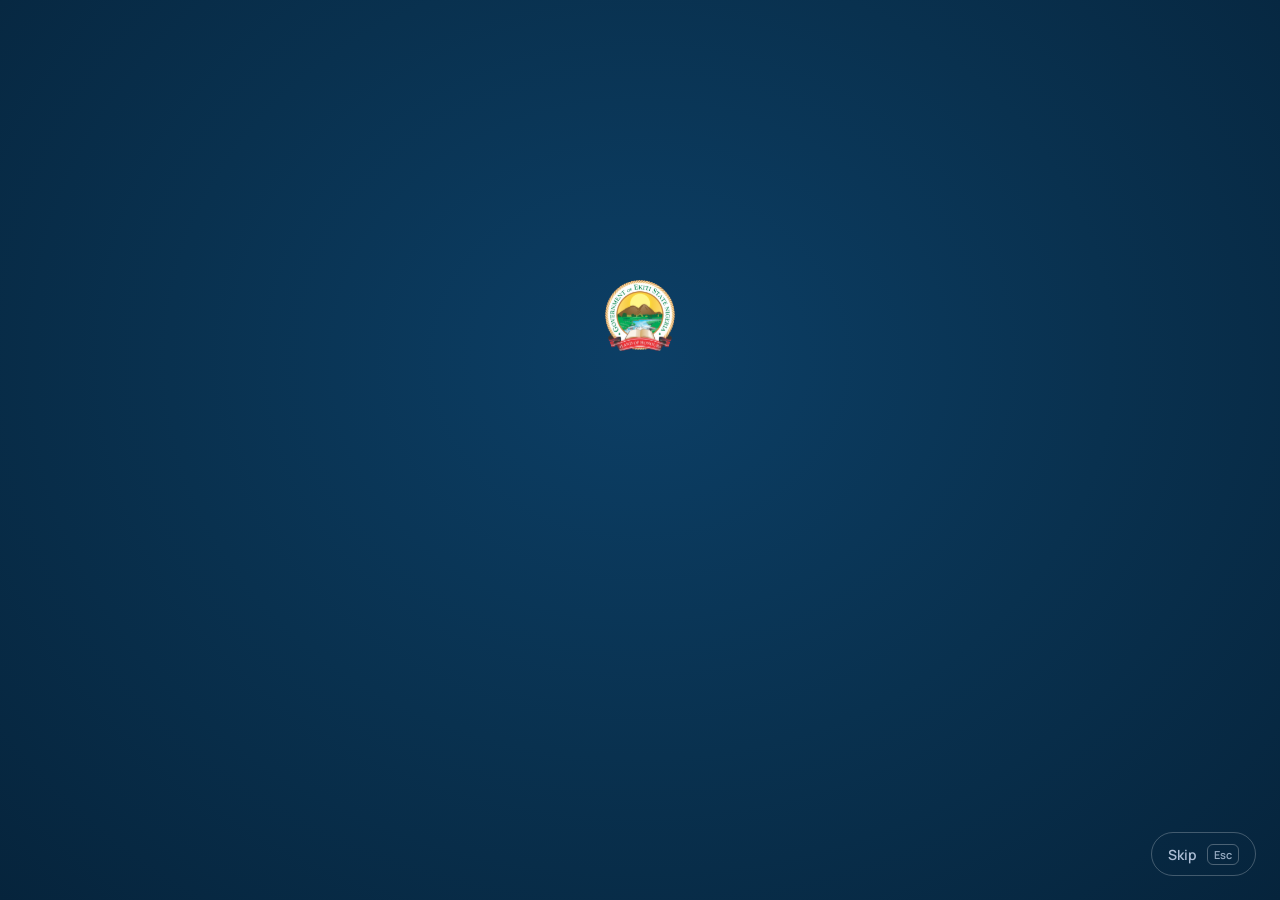
<file: slow-connection-preview/index.html>
<!doctype html>
<html lang="en">
<head>
  <meta charset="utf-8">
  <meta name="viewport" content="width=device-width,initial-scale=1">
  <meta name="theme-color" content="#0b192e">
  <title>Slow Connection Preview</title>
  <meta name="description" content="Preview a sample lesson on Office Wi-Fi and Simulated 3G, find the heavy media, optimise it, re-test and compare. A private practice; no real course is changed.">
  <link rel="stylesheet" href="src/styles.css">
  <link rel="stylesheet" href="src/intro.css">
</head>
<body>
  <!-- House opener (Fix_the_Prompt_Opener.zip / OPENER.md): the storyboard's "Miva University opening" -->
  <div id="intro" class="intro" role="dialog" aria-modal="true" aria-label="Slow Connection Preview">
    <div class="intro-motif" aria-hidden="true"></div>
    <div class="intro-inner">
      <div class="intro-logos">
        <span class="intro-logo lg-ekiti"><img src="assets/logos/ekiti.svg" alt="Government of Ekiti State, Nigeria"></span>
        <span class="intro-rule" aria-hidden="true"></span>
        <span class="intro-logo lg-miva"><img src="assets/logos/miva.svg" alt="MIVA Open University"></span>
        <span class="intro-rule" aria-hidden="true"></span>
        <span class="intro-logo lg-tof"><img src="assets/logos/tof.svg" alt="Tunji Olowolafe Foundation"></span>
      </div>
      <p class="intro-tagline">Study. Anywhere. Anyone. Anytime.</p>
      <h1 class="intro-title"><span class="accent">Slow</span> Connection Preview</h1>
      <p class="intro-sub">DT01 · DT 05 04</p>
      <button class="intro-begin" type="button">Begin <svg class="intro-arrow" viewBox="0 0 24 24" fill="none" stroke="currentColor" stroke-width="2" stroke-linecap="round" stroke-linejoin="round" aria-hidden="true"><path d="M4 12h16m-6-6 6 6-6 6"/></svg></button>
    </div>
    <button class="intro-skip" type="button">Skip <kbd>Esc</kbd></button>
  </div>

  <div id="app" inert>
  <a class="skip-link" href="#control-deck">Skip to diagnostic controls</a>
  <header class="topbar">
    <div class="brand"><span class="brand-mark" aria-hidden="true">[ ]</span><span>Slow Connection Preview</span></div>
    <div class="top-actions"><img class="miva-logo" src="assets/brand/miva-logo-blue.png" alt="MIVA Open University"><button class="quiet reset" data-action="reset">Reset lesson <span aria-hidden="true">↺</span></button></div>
  </header>
  <main class="workspace">
    <section class="lesson-pane" aria-label="Lesson Preview Frame">
      <div class="preview-utility"><span>Lesson Preview Frame</span><span id="device-label" class="device-label"></span></div>
      <div id="lesson-viewport" class="lesson-viewport"><article id="lesson" class="lesson"></article></div>
      <div id="opening" class="opening" hidden>
        <video id="opening-video" class="opening-media" poster="assets/opening-river.jpg" muted playsinline preload="metadata" aria-hidden="true">
          <source src="assets/media/opening-river.mp4" type="video/mp4">
          <source src="assets/media/opening-river.webm" type="video/webm">
        </video>
        <div class="opening-shade"></div>
        <div class="opening-copy"><span class="eyebrow">LESSON PERFORMANCE LAB</span><h1>Will your lesson<br>load on 3G?</h1><p>Preview. Optimise. Re-test.</p></div>
        <button id="opening-motion" class="opening-motion" type="button" data-action="opening-motion" aria-label="Play background video"><svg class="icon" viewBox="0 0 24 24" aria-hidden="true"><path d="m8 4 12 8-12 8Z"/></svg><span>Play</span></button>
      </div>
    </section>
    <aside id="control-deck" class="deck" tabindex="-1" aria-label="Control Deck">
      <div class="deck-heading"><span class="eyebrow">CONTROL DECK</span><h2 id="state-title"></h2><p id="state-subtitle" class="muted"></p></div>
      <section id="condition-controls" class="condition-controls" aria-label="Test conditions">
        <div class="control-group"><span class="control-label" id="network-label">Connection</span><div class="segmented two" role="group" aria-labelledby="network-label"><button data-connection="wifi">Office Wi-Fi</button><button data-connection="3g">Simulated 3G</button></div></div>
        <div class="control-group"><span class="control-label" id="preview-label">Preview on</span><div class="segmented three" role="group" aria-labelledby="preview-label"><button data-device="desktop">Desktop</button><button data-device="tablet">Tablet</button><button data-device="mobile">Mobile</button></div></div>
      </section>
      <div id="deck-content" class="deck-content"></div>
      <div id="deck-footer" class="deck-footer"></div>
    </aside>
  </main>
  </div>
  <div id="announcer" class="sr-only" role="status" aria-live="polite" aria-atomic="true"></div>
  <dialog id="reference-dialog"><form method="dialog"><button class="dialog-close" aria-label="Close diagnostic reference">×</button></form><span class="eyebrow">DIAGNOSTIC REFERENCE</span><h2>A simplified loading model</h2><p>Office Wi-Fi: file size × 25 milliseconds.<br>Simulated 3G: file size × 250 milliseconds.</p><p>Text loads instantly. Media loads independently. Device width changes the layout, not the timing.</p><p>This is a teaching model. It does not measure your connection or compress real files. Lesson clarity must still be checked in a real course.</p></dialog>
  <dialog id="walkthrough-dialog" aria-labelledby="wt-title">
    <div class="wt-head"><span class="eyebrow">45 SECONDS · NARRATED · CAPTIONED</span><form method="dialog"><button id="wt-skip" class="wt-skip">Skip to practice <kbd>Esc</kbd></button></form></div>
    <h2 id="wt-title">How the practice works</h2>
    <div class="wt-frame">
      <video id="walkthrough-video" controls playsinline preload="none" poster="walkthrough/poster.jpg">
      <source src="walkthrough/walkthrough-1080p.mp4" type="video/mp4">
      <source src="walkthrough/walkthrough-1080p.webm" type="video/webm">
    </video>
      <button id="wt-unmute" class="wt-unmute" type="button" data-action="wt-unmute" hidden>Turn on sound</button>
      <button id="wt-go" class="wt-go" type="button" data-action="wt-go" hidden>Start Preview <svg viewBox="0 0 24 24" fill="none" stroke="currentColor" stroke-width="1.8" stroke-linecap="round" stroke-linejoin="round" aria-hidden="true"><path d="M4 12h16m-6-6 6 6-6 6"/></svg></button>
    </div>
    <details class="wt-transcript"><summary>Transcript</summary><ol><li><span>0 s</span>This is a sample lesson. First, load it on Office Wi-Fi to get a baseline.</li><li><span>7 s</span>Now switch to Simulated 3G. The text appears straight away, but the media takes much longer.</li><li><span>14 s</span>Find the file that is holding things up. Here, it is the 42 MB hero video.</li><li><span>22 s</span>Optimise it. The size drops, but nothing runs again until you choose to re-test.</li><li><span>28 s</span>Re-test on Simulated 3G, under the same conditions.</li><li><span>34 s</span>Same lesson, same connection. The video now loads in 1.5 seconds, instead of 10.5.</li><li><span>42 s</span>Now it's your turn.</li></ol></details>
    <p class="wt-note">A recording of this tool. Watching it doesn't complete anything; your own run starts with Start Preview.</p>
  </dialog>
  <script src="src/model.js"></script>
  <script src="src/states.js"></script>
  <script src="src/app.js"></script>
  <script src="src/intro.js"></script>
</body>
</html>
</file>
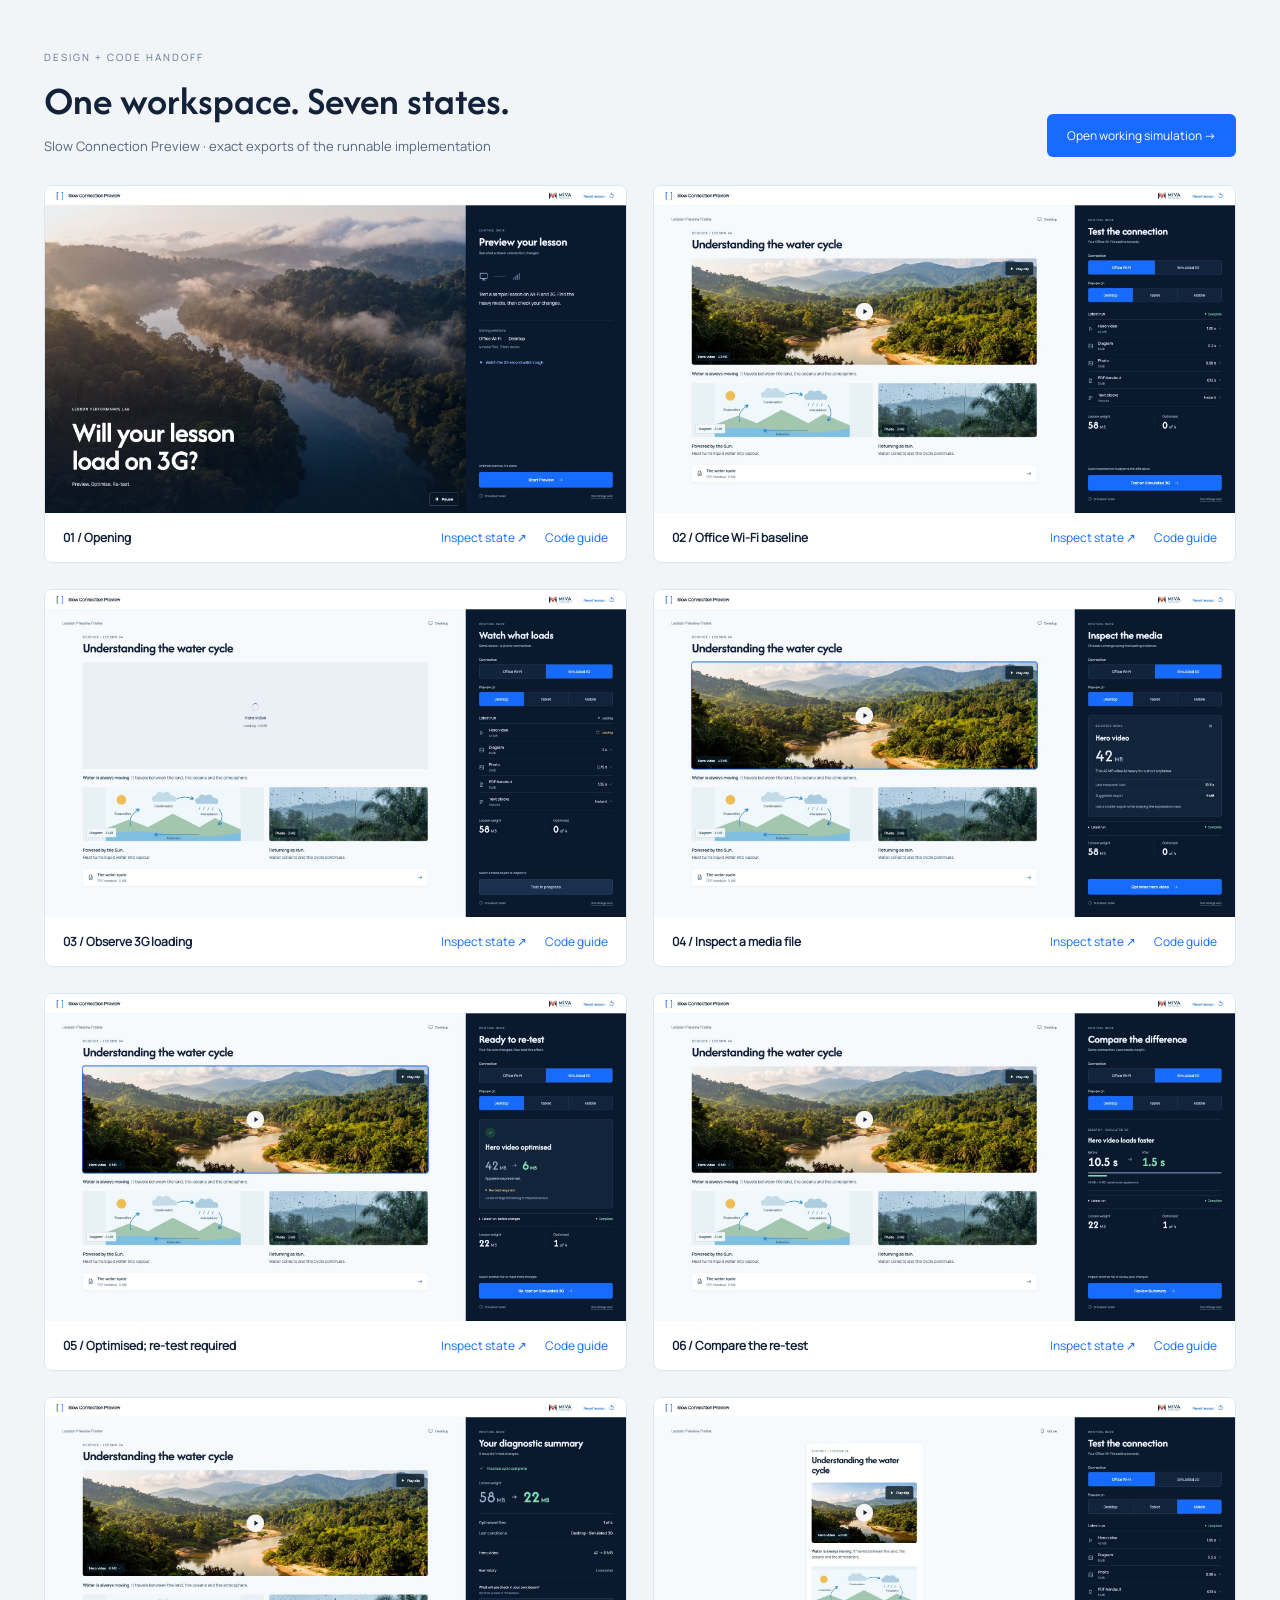
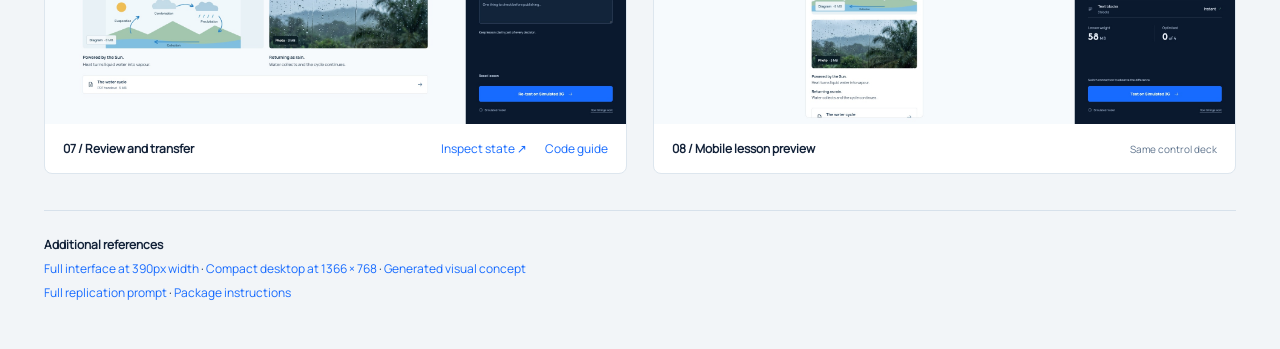
<file: slow-connection-preview/reference-gallery.html>
<!doctype html><html lang="en"><meta charset="utf-8"><meta name="viewport" content="width=device-width,initial-scale=1"><title>Slow Connection Preview — reference pages</title><style>@font-face{font-family:Afacad;src:url('assets/fonts/Afacad-Semibold.ttf')}@font-face{font-family:Manrope;src:url('assets/fonts/Manrope-Regular.ttf')}*{box-sizing:border-box}body{margin:0;background:#f2f5f8;color:#132239;font-family:Manrope,system-ui,sans-serif;padding:44px}header{display:flex;align-items:end;justify-content:space-between;margin-bottom:28px;gap:20px}h1{font:600 40px Afacad;margin:8px 0}p{font-size:13px;color:#53667e;margin:0;line-height:1.7}.eyebrow{font-size:10px;letter-spacing:2px;color:#60758e}a{color:#176bff;text-decoration:none}header a{padding:13px 20px;background:#176bff;color:white;border-radius:6px;font-size:12px}.grid{display:grid;grid-template-columns:repeat(2,minmax(0,1fr));gap:26px}.card{background:white;border:1px solid #dde6ee;border-radius:8px;overflow:hidden}.card img{width:100%;display:block;aspect-ratio:16/9;object-fit:cover}.card footer{display:flex;justify-content:space-between;align-items:center;padding:16px 18px;font-size:12px}.card strong{font-weight:600}.card small{color:#60758e}.supplement{margin-top:36px;border-top:1px solid #d7e1eb;padding-top:22px;font-size:12px;line-height:2}.phone{max-height:700px;object-fit:contain!important;background:#e8edf2}.links{display:flex;gap:18px}@media(max-width:750px){body{padding:20px}.grid{grid-template-columns:1fr}header{align-items:start;flex-direction:column}h1{font-size:32px}.card footer{font-size:11px}}</style><header><div><span class="eyebrow">DESIGN + CODE HANDOFF</span><h1>One workspace. Seven states.</h1><p>Slow Connection Preview · exact exports of the runnable implementation</p></div><a href="index.html">Open working simulation →</a></header><main class="grid"><article class="card"><a href="references/01_opening.jpg"><img src="references/01_opening.jpg" alt="Opening"></a><footer><strong>01 / Opening</strong><span class="links"><a href="index.html?reference=opening">Inspect state ↗</a><a href="spec/01_opening.md">Code guide</a></span></footer></article><article class="card"><a href="references/02_wifi_baseline.jpg"><img src="references/02_wifi_baseline.jpg" alt="Office Wi-Fi baseline"></a><footer><strong>02 / Office Wi-Fi baseline</strong><span class="links"><a href="index.html?reference=baseline">Inspect state ↗</a><a href="spec/02_wifi_baseline.md">Code guide</a></span></footer></article><article class="card"><a href="references/03_3g_loading.jpg"><img src="references/03_3g_loading.jpg" alt="Observe 3G loading"></a><footer><strong>03 / Observe 3G loading</strong><span class="links"><a href="index.html?reference=observe">Inspect state ↗</a><a href="spec/03_3g_loading.md">Code guide</a></span></footer></article><article class="card"><a href="references/04_media_inspection.jpg"><img src="references/04_media_inspection.jpg" alt="Inspect a media file"></a><footer><strong>04 / Inspect a media file</strong><span class="links"><a href="index.html?reference=diagnose">Inspect state ↗</a><a href="spec/04_media_inspection.md">Code guide</a></span></footer></article><article class="card"><a href="references/05_retest_required.jpg"><img src="references/05_retest_required.jpg" alt="Optimised; re-test required"></a><footer><strong>05 / Optimised; re-test required</strong><span class="links"><a href="index.html?reference=pending">Inspect state ↗</a><a href="spec/05_retest_required.md">Code guide</a></span></footer></article><article class="card"><a href="references/06_retest_comparison.jpg"><img src="references/06_retest_comparison.jpg" alt="Compare the re-test"></a><footer><strong>06 / Compare the re-test</strong><span class="links"><a href="index.html?reference=compare">Inspect state ↗</a><a href="spec/06_retest_comparison.md">Code guide</a></span></footer></article><article class="card"><a href="references/07_diagnostic_summary.jpg"><img src="references/07_diagnostic_summary.jpg" alt="Review and transfer"></a><footer><strong>07 / Review and transfer</strong><span class="links"><a href="index.html?reference=summary">Inspect state ↗</a><a href="spec/07_diagnostic_summary.md">Code guide</a></span></footer></article><article class="card"><a href="references/08_mobile_device_preview.jpg"><img src="references/08_mobile_device_preview.jpg" alt="Mobile lesson frame within the desktop workspace"></a><footer><strong>08 / Mobile lesson preview</strong><small>Same control deck</small></footer></article></main><section class="supplement"><strong>Additional references</strong><br><a href="references/09_phone_viewport.jpg">Full interface at 390px width</a> · <a href="references/10_compact_desktop.jpg">Compact desktop at 1366 × 768</a> · <a href="references/00_generated_design_concept.png">Generated visual concept</a><br><a href="REPLICATION_PROMPT.md">Full replication prompt</a> · <a href="README.md">Package instructions</a></section></html>
</file>
<file: slow-connection-preview/src/styles.css>
@font-face{font-family:Afacad;src:url('../assets/fonts/Afacad-Regular.ttf') format('truetype');font-weight:400;font-display:swap}
@font-face{font-family:Afacad;src:url('../assets/fonts/Afacad-Semibold.ttf') format('truetype');font-weight:600 800;font-display:swap}
@font-face{font-family:Manrope;src:url('../assets/fonts/Manrope-Regular.ttf') format('truetype');font-weight:400 500;font-display:swap}
@font-face{font-family:Manrope;src:url('../assets/fonts/Manrope-Semibold.ttf') format('truetype');font-weight:600 800;font-display:swap}
:root{--ink:#132239;--navy:#0b192e;--navy-surface:#12243d;--paper:#f7fafc;--blue:#176bff;--blue-hover:#0758e5;--muted:#a6b7ce;--line:rgba(186,204,229,.18);--mint:#81d8b3;--amber:#f1c77f;--font-body:Manrope,system-ui,sans-serif;--font-display:Afacad,system-ui,sans-serif;--ease:cubic-bezier(.22,1,.36,1)}
*{box-sizing:border-box}html,body{margin:0;min-height:100%;font-family:var(--font-body);color:var(--ink);background:var(--paper)}body{height:100dvh;overflow:hidden}button,input,textarea{font:inherit}button{cursor:pointer}button:disabled{cursor:default}button,a,summary,textarea{touch-action:manipulation}button{border:0}button:focus-visible,a:focus-visible,summary:focus-visible,textarea:focus-visible{outline:3px solid #7bb4ff;outline-offset:4px}button{transition:background .18s,color .18s,transform .18s,box-shadow .18s}button:active:not(:disabled){transform:translateY(1px)}[hidden]{display:none!important}.icon{width:20px;height:20px;flex:0 0 auto;vertical-align:middle}.sr-only{position:absolute;width:1px;height:1px;padding:0;margin:-1px;clip:rect(0,0,0,0);overflow:hidden;white-space:nowrap;border:0}.skip-link{position:absolute;left:16px;top:-60px;z-index:20;background:white;color:var(--ink);padding:14px}.skip-link:focus{top:10px}.topbar{height:64px;background:#fff;border-bottom:1px solid #e3eaf1;display:flex;align-items:center;justify-content:space-between;padding:0 36px;gap:20px}.brand{display:flex;align-items:center;gap:12px;font-size:15px;font-weight:700;letter-spacing:-.4px}.brand-mark{font-size:22px;letter-spacing:2px;color:var(--blue);font-family:var(--font-body);font-weight:700}.top-actions{display:flex;align-items:center;gap:36px}.practice-label{font-size:10px;letter-spacing:1.8px;color:#68798e}.quiet{min-height:44px;padding:0 4px;background:none;color:var(--blue);font-size:12px}.quiet span{margin-left:10px;font-size:20px}.workspace{display:grid;grid-template-columns:minmax(0,1fr) clamp(380px,31.5vw,530px);height:calc(100dvh - 64px)}.lesson-pane{position:relative;padding:28px clamp(28px,3vw,60px);min-width:0;overflow:hidden}.preview-utility{display:flex;align-items:center;justify-content:space-between;font-size:12px;color:#52657d;margin-bottom:24px}.device-label{display:inline-flex;align-items:center;gap:8px;color:#314c6c;font-size:11px}.device-label .icon{width:16px;height:16px}.lesson-viewport{width:100%;height:calc(100% - 40px);margin:auto;overflow:auto;scrollbar-width:none;transition:max-width .45s var(--ease),background .3s}.lesson-viewport::-webkit-scrollbar{display:none}.lesson{max-width:1140px;margin:0 auto;padding-bottom:4px}.eyebrow{display:block;font-size:10px;font-weight:600;letter-spacing:1.6px;line-height:1.5;color:#607690}.lesson-title{margin-bottom:18px}.lesson-title h1{font-family:var(--font-display);font-size:clamp(30px,2.5vw,44px);font-weight:600;letter-spacing:-1px;line-height:1.05;margin:6px 0 0}.media-object{position:relative;display:block;width:100%;padding:0;overflow:hidden;border-radius:7px;background:#e8f1f5;color:var(--ink);text-align:left;isolation:isolate}.media-object .media-content{display:block;position:absolute;inset:0}.media-content>img{display:block;width:100%;height:100%;object-fit:cover}.hero-media{height:clamp(190px,32.5vh,420px)}.media-tag{position:absolute;bottom:12px;left:12px;z-index:3;border-radius:4px;background:rgba(7,24,33,.83);padding:7px 9px;font-size:10px;font-weight:600;color:#fff;display:flex;align-items:center;gap:5px}.media-tag>span{font-weight:400;color:#e1ebf6}.media-tag .icon{width:12px;height:12px;color:var(--mint)}.inspect-hint{position:absolute;right:12px;bottom:12px;background:rgba(255,255,255,.94);padding:6px 9px;border-radius:4px;opacity:0;transform:translateY(4px);transition:.18s;font-size:10px}.inspect-hint .icon{width:14px;height:14px}.media-object:hover .inspect-hint,.media-object:focus-visible .inspect-hint{opacity:1;transform:none}.media-object:hover{box-shadow:0 0 0 2px #87b4ef}.media-object.is-selected{box-shadow:0 0 0 3px var(--blue)}.play-disc{position:absolute;left:50%;top:50%;transform:translate(-50%,-50%);width:58px;height:58px;border-radius:50%;background:#fffffff0;box-shadow:0 6px 30px #102a3022;display:grid;place-items:center}.play-disc .icon{fill:var(--ink);width:25px;height:25px;margin-left:3px;stroke:none}.intro-text{padding:15px 0 17px}.text-block{font-size:12px;line-height:1.65;color:#506175;margin:0}.text-block strong{color:#233b53;font-weight:600}.secondary-media{display:grid;grid-template-columns:1.14fr 1fr;gap:18px}.secondary-media .media-object{height:clamp(110px,16.5vh,200px)}.diagram-media .media-content img{object-fit:contain}.diagram-media .media-tag{background:#f7fafce8;color:#24455d;border:1px solid #ccdde7}.diagram-media .media-tag span{color:#516c7c}.lesson-text-pair{display:grid;grid-template-columns:1.14fr 1fr;gap:18px;padding:14px 0 20px}.lesson-text-pair strong{display:block}.pdf-object{width:100%;min-height:56px;background:#fff;border:1px solid #dfe7ef;border-radius:6px;padding:10px 15px;display:flex;gap:12px;align-items:center;color:#24405d;text-align:left}.pdf-object>span{display:block}.pdf-object strong{display:block;font-size:12px;font-weight:600}.pdf-object small{display:block;font-size:10px;color:#6a7f95;margin-top:3px}.pdf-state{margin-left:auto;font-size:11px;color:#52789d}.pdf-object:hover{border-color:#87b4ef}.pdf-object.is-selected{box-shadow:0 0 0 2px var(--blue)}.load-cover{position:absolute;inset:0;z-index:2;display:flex;align-items:center;justify-content:center;flex-direction:column;gap:9px;background:#eaf0f5;color:#667e94}.load-cover:after{content:"";position:absolute;inset:0;background:linear-gradient(100deg,transparent 20%,#ffffff60 50%,transparent 80%);transform:translateX(-100%);animation:shimmer 2.6s infinite}.load-cover strong{font-size:14px;color:#4b667e}.load-cover>span:not(.load-ring){font-size:11px}.is-loading .media-tag{display:none}.load-ring{width:24px;height:24px;border:2px solid #c7d6e3;border-top-color:#4e82b5;border-radius:50%;animation:spin 1.6s linear infinite;margin-bottom:5px}.opening{position:absolute;inset:0}.opening>img{width:100%;height:100%;object-fit:cover}.opening-shade{position:absolute;inset:0;background:linear-gradient(180deg,#07182b0a 25%,#07182bbf 100%)}.opening-copy{position:absolute;bottom:70px;left:clamp(32px,5vw,90px);color:#fff}.opening-copy .eyebrow{color:#e0edf5;letter-spacing:2px;font-size:11px}.opening h1{font-family:var(--font-display);font-weight:600;line-height:.98;letter-spacing:-2.3px;font-size:clamp(48px,5.8vw,94px);margin:22px 0}.opening-copy p{font-size:15px;letter-spacing:.3px;color:#e1ebf0}.deck{background:var(--navy);color:#eff5ff;padding:30px clamp(24px,2.3vw,44px) 22px;display:flex;flex-direction:column;overflow:auto;scrollbar-width:none;min-width:0}.deck::-webkit-scrollbar{display:none}.deck .eyebrow{color:#8fa4bf;font-size:9px}.deck-heading{margin-bottom:24px}.deck h2{font-family:var(--font-display);font-size:32px;font-weight:600;letter-spacing:-.5px;line-height:1.06;margin:10px 0 7px}.muted{color:var(--muted);font-size:11px;line-height:1.6;margin:0}.condition-controls{display:grid;gap:16px;margin-bottom:24px}.control-label{display:block;font-size:10px;color:#c9d6e6;margin-bottom:8px}.segmented{display:grid;border:1px solid #354660;border-radius:6px;overflow:hidden;background:#12243b}.segmented.two{grid-template-columns:1fr 1fr}.segmented.three{grid-template-columns:repeat(3,1fr)}.segmented button{min-height:44px;color:#d2ddec;font-size:11px;background:transparent;white-space:nowrap;padding:8px}.segmented button+button{border-left:1px solid #354660}.segmented button[aria-pressed=true]{background:var(--blue);color:#fff}.segmented button:hover:not([aria-pressed=true]){background:#213956}.segmented button:focus-visible{outline-offset:-4px}.deck-content{display:flex;flex-direction:column;gap:20px;animation:fadeIn .32s var(--ease)}.section-label{font-size:11px;display:flex;justify-content:space-between;align-items:center;padding:0 0 10px;border-bottom:1px solid var(--line);color:#e0e8f5}.run-status{font-size:10px;display:inline-flex;align-items:center;gap:6px;color:#b8c9df;font-weight:400}.run-status i{width:5px;height:5px;border-radius:50%;background:#b8c9df}.run-status.done{color:var(--mint)}.run-status.done i{background:var(--mint)}.log-row{width:100%;min-height:49px;padding:8px 0;display:flex;align-items:center;text-align:left;gap:11px;background:none;color:#e4ecf7;border-bottom:1px solid var(--line);border-radius:0}.log-row:hover:not(.text-log),.log-row.active{background:#142941}.log-icon{width:22px;color:#acc0db}.log-icon .icon{width:17px;height:17px}.log-name{font-size:11px}.log-name small{display:block;font-size:9px;color:#9aafca;margin-top:3px}.log-status{margin-left:auto;font-size:11px;display:flex;align-items:center;gap:7px;white-space:nowrap}.log-status .icon{width:12px;height:12px;color:var(--mint)}.log-status.loading{color:var(--amber);font-size:10px}.small-spinner{width:11px;height:11px;border:1px solid #a38b61;border-top-color:var(--amber);border-radius:50%;animation:spin 1s linear infinite}.metrics{display:grid;grid-template-columns:1fr 1fr;padding:0 0 2px}.metrics>div+div{padding-left:24px;border-left:1px solid var(--line)}.metrics span{display:block;color:#a9bbd2;font-size:10px;margin-bottom:5px}.metrics strong{font-family:var(--font-display);font-weight:600;font-size:30px;line-height:1}.metrics small{font-size:16px;font-weight:400;color:#a9bbd2}.deck-footer{margin-top:auto;padding-top:24px}.footer-hint{font-size:10px;color:#a6b9d1;margin-bottom:12px;line-height:1.6;min-height:16px}.primary{display:flex;align-items:center;justify-content:center;gap:13px;width:100%;min-height:49px;padding:12px 14px;border-radius:6px;background:var(--blue);color:white;font-size:12px;font-weight:600}.primary:hover:not(:disabled){background:var(--blue-hover);transform:translateY(-1px)}.primary .icon{width:17px;height:17px}.primary:disabled{background:#1a304c;color:#b0c3dc;border:1px solid #344c6b}.model-reference{padding:10px 0 0;background:none;display:flex;align-items:center;color:#9aafc9;font-size:9px;width:100%;min-height:44px;gap:6px}.model-reference>.icon{width:13px;height:13px}.model-reference span{margin-left:auto;text-decoration:underline;text-underline-offset:3px}.welcome-content{padding-top:24px}.welcome-illustration{display:flex;align-items:center;gap:18px;color:#9fb9dc;margin:0 0 30px}.welcome-illustration>.icon{height:31px;width:31px}.welcome-illustration>span{height:1px;width:40px;background:#445e7f}.welcome-content>p{font-size:15px;line-height:1.9;color:#d4dfed;max-width:340px}.welcome-baseline{margin-top:44px;padding-top:24px;border-top:1px solid var(--line);display:grid;gap:10px}.welcome-baseline>span{font-size:10px;color:#9dafc7}.welcome-baseline strong{font-size:14px;font-weight:500}.welcome-baseline strong span{color:#738ba9;padding:0 8px}.welcome-baseline small{font-size:11px;color:#9dafc7}.selection-label{font-size:9px;letter-spacing:1.3px;color:#9fb9d6}.inspection{background:#12243a;padding:20px;border:1px solid #2c4666;border-radius:8px}.inspection-top{display:flex;justify-content:space-between;align-items:center}.icon-button{width:44px;height:44px;margin:-13px -10px -12px 0;background:none;color:#afc2db;font-size:24px}.inspection h3,.comparison h3,.change-confirmation h3{font-family:var(--font-display);font-size:27px;letter-spacing:-.3px;font-weight:600;margin:12px 0 0;outline:none}.inspection-size{font-family:var(--font-display);font-size:47px;line-height:1;margin:14px 0 12px}.inspection-size span{font-size:22px;color:#9cb3d0}.inspection p{font-size:11px;line-height:1.65;color:#bfcee1;margin:0 0 16px}.detail-pair{display:flex;justify-content:space-between;font-size:10px;padding:10px 0;border-top:1px solid var(--line)}.detail-pair span{color:#a8bdd7}.detail-pair strong{font-weight:600}.clarity-note{display:block;font-size:10px;color:#a4bad3;line-height:1.6;margin-top:10px}.compact-log{font-size:10px;border-top:1px solid var(--line);border-bottom:1px solid var(--line);padding:12px 0}.compact-log summary{cursor:pointer;min-height:20px}.compact-log summary .run-status{float:right}.compact-log[open] .log-rows{margin-top:12px}.change-confirmation{padding:26px 20px;background:#12243a;border:1px solid #2c4666;border-radius:8px}.soft-check{display:grid;place-items:center;background:#1a403b;color:var(--mint);width:34px;height:34px;border-radius:50%}.soft-check .icon{width:18px;height:18px}.size-change{display:flex;align-items:center;gap:16px;margin:22px 0 8px;font-family:var(--font-display);font-size:42px;line-height:1}.size-change>span{color:#9db2cc}.size-change strong{font-weight:600;color:var(--mint)}.size-change small{font-size:18px}.size-change .icon{color:#8da6c5}.change-confirmation p{font-size:11px;color:#c1d0e3;margin:14px 0 24px}.pending-inline{display:flex;align-items:center;gap:8px;color:var(--amber);font-size:11px;margin:16px 0 10px}.amber-dot{width:5px;height:5px;border-radius:50%;background:var(--amber)}.change-confirmation>small{font-size:10px;color:#a7bbd4;line-height:1.6;display:block}.comparison{padding:16px 0 20px;border-top:1px solid var(--line);border-bottom:1px solid var(--line)}.comparison h3{font-size:25px;margin-top:9px}.time-comparison{display:flex;align-items:center;gap:30px;margin:17px 0 13px}.time-comparison span{display:block;color:#a9bdd5;font-size:10px;margin-bottom:3px}.time-comparison strong{font-family:var(--font-display);font-size:35px;line-height:1;font-weight:600}.time-comparison>.icon{color:#8fa9c9}.mint{color:var(--mint)}.load-bars{display:grid;gap:5px}.load-bars i{display:block;height:5px;background:#586e8b;border-radius:3px}.load-bars i+i{background:var(--mint)}.comparison>small{display:block;font-size:9px;color:#a8bdd7;margin-top:12px}.comparison>p{font-size:11px;color:#b7c9df;line-height:1.7}.summary-status{color:var(--mint);font-size:11px;display:flex;align-items:center;gap:9px;margin:2px 0 26px}.summary-status .icon{width:18px;height:18px}.summary-weight>span{font-size:11px;color:#a6bbd5}.summary-weight>div{display:flex;align-items:center;gap:20px;font-family:var(--font-display);font-size:52px;line-height:1;margin:12px 0 28px}.summary-weight small{font-size:22px}.summary-weight>div>span{color:#9eb5cf}.summary-weight strong{font-weight:600;color:var(--mint)}.summary-facts{display:grid;gap:17px;border-top:1px solid var(--line);border-bottom:1px solid var(--line);padding:20px 0;font-size:11px;color:#b1c3db}.summary-facts span{display:flex;justify-content:space-between;gap:12px}.summary-facts strong{font-weight:500;color:#eff5ff;text-align:right}.summary-changes{padding:18px 0 4px}.summary-changes>div{display:flex;align-items:center;justify-content:space-between;font-size:11px;padding:8px 0}.summary-changes strong{font-weight:500;color:#b8d9d0}.history{font-size:11px;margin:16px 0 26px}.history summary{min-height:44px;cursor:pointer;display:flex;justify-content:space-between;align-items:center;border-bottom:1px solid var(--line)}.history summary span{color:#9bb4d2;font-size:10px}.history ol{padding-left:18px;max-height:200px;overflow:auto}.history li{padding:8px 0}.history li strong,.history li span,.history li small{display:block;font-size:10px;line-height:1.65}.history li span,.history li small{color:#a4b9d3}.reflection-label{font-size:11px;display:block;margin-bottom:10px}.reflection-label span{display:block;color:#9cb1cc;font-size:9px;margin-top:5px}textarea{width:100%;resize:vertical;min-height:85px;max-height:160px;border:1px solid #3c526f;background:#12243a;border-radius:6px;color:#e5eefb;padding:12px;font-size:11px;line-height:1.65}textarea::placeholder{color:#9aaec9}.summary-reminder{font-size:10px;color:#b7c8dd;line-height:1.6;margin:16px 0 0}.text-button{color:#c5d5e9;min-height:44px;background:none;font-size:11px;padding:0}.text-button:hover{color:#fff}dialog{border:1px solid #e0e8ef;border-radius:10px;max-width:480px;padding:36px;color:var(--ink);box-shadow:0 24px 80px #0003}dialog::backdrop{background:#06142588;backdrop-filter:blur(4px)}dialog h2{font-family:var(--font-display);font-size:30px;margin:12px 0 20px}dialog p{font-size:13px;line-height:1.8}dialog form{margin:0}.dialog-close{float:right;font-size:26px;width:44px;height:44px;margin:-20px -20px 0 0;background:none;color:#486178}
/* Simulated device width only affects the lesson. The diagnostic deck stays put. */
.lesson-viewport[data-device=tablet]{max-width:680px;background:#fff;border:1px solid #d9e2ea;border-radius:10px;padding:22px}.lesson-viewport[data-device=mobile]{max-width:390px;background:#fff;border:1px solid #d9e2ea;border-radius:14px;padding:20px}.lesson-viewport[data-device=mobile] .lesson-title h1{font-size:32px}.lesson-viewport[data-device=mobile] .hero-media{height:200px}.lesson-viewport[data-device=mobile] .secondary-media,.lesson-viewport[data-device=mobile] .lesson-text-pair{grid-template-columns:1fr}.lesson-viewport[data-device=mobile] .secondary-media .media-object{height:160px}.lesson-viewport[data-device=mobile] .lesson-text-pair{gap:10px}.lesson-viewport[data-device=mobile] .text-block{font-size:12px}.lesson-viewport[data-device=mobile] .lesson-title .eyebrow{font-size:9px}body[data-state=opening] .deck-heading{margin-top:34px}body[data-state=opening] .deck h2{font-size:39px}body[data-state=opening] .deck-footer{padding-bottom:10px}body[data-state=summary] .condition-controls{display:none}body[data-state=compare] .deck-content{gap:15px}body[data-state=compare] .log-row{min-height:44px}body[data-state=diagnose] .deck-content,body[data-state=pending] .deck-content{gap:16px}
@keyframes spin{to{transform:rotate(360deg)}}@keyframes shimmer{to{transform:translateX(100%)}}@keyframes fadeIn{from{opacity:0;transform:translateY(6px)}to{opacity:1;transform:none}}
@media(min-width:1600px){.deck{padding-top:42px;padding-bottom:30px}.deck-heading{margin-bottom:30px}.deck h2{font-size:36px}.condition-controls{gap:20px;margin-bottom:30px}.log-row{min-height:57px}.log-name{font-size:13px}.log-name small{font-size:10px}.log-status{font-size:12px}.deck-content{gap:26px}.section-label{font-size:12px}.control-label{font-size:11px}.segmented button{min-height:46px;font-size:12px}.metrics strong{font-size:34px}.metrics span{font-size:11px}.deck-footer{padding-top:30px}.primary{font-size:13px;min-height:52px}.lesson-pane{padding-top:36px}.preview-utility{margin-bottom:30px;font-size:13px}.lesson-title{margin-bottom:24px}.text-block{font-size:14px}.intro-text{padding:18px 0 20px}.lesson-text-pair{padding:18px 0 24px}.pdf-object{min-height:62px}.pdf-object strong{font-size:13px}.pdf-object small{font-size:11px}.media-tag{font-size:11px}.comparison{padding-top:20px}.time-comparison strong{font-size:42px}.inspection{padding:24px}.inspection p{font-size:12px}.inspection-size{font-size:56px}.detail-pair,.clarity-note{font-size:11px}.summary-facts,.summary-changes>div{font-size:13px}.summary-status{font-size:12px}}
@media(max-height:820px) and (min-width:901px){.topbar{height:54px}.workspace{height:calc(100dvh - 54px)}.lesson-pane{padding-top:20px;padding-bottom:20px}.preview-utility{margin-bottom:18px}.lesson-title{margin-bottom:14px}.lesson-title h1{font-size:34px}.hero-media{height:30vh}.secondary-media .media-object{height:15.5vh}.intro-text{padding:10px 0 12px}.lesson-text-pair{padding:10px 0 14px}.text-block{font-size:11px}.pdf-object{min-height:48px}.deck{padding-top:22px;padding-bottom:12px}.deck-heading{margin-bottom:17px}.deck h2{font-size:28px;margin-top:7px}.muted{font-size:10px}.condition-controls{gap:10px;margin-bottom:18px}.control-label{margin-bottom:5px}.segmented button{min-height:44px;font-size:10px}.deck-content{gap:15px}.log-row{min-height:44px}.metrics strong{font-size:27px}.deck-footer{padding-top:16px}.primary{min-height:45px;font-size:11px}.footer-hint{font-size:9px;margin-bottom:8px}.model-reference{font-size:8px;padding-top:6px;min-height:44px}.inspection{padding:17px}.inspection h3{font-size:25px;margin-top:6px}.inspection-size{font-size:39px;margin:10px 0}.inspection p{font-size:10px;margin-bottom:10px}.detail-pair{padding:8px 0;font-size:9px}.clarity-note{font-size:9px}.compact-log{padding:10px 0}.change-confirmation{padding:20px}.change-confirmation h3{font-size:25px}.size-change{font-size:38px;margin-top:18px}.change-confirmation p{margin-bottom:18px}.comparison{padding:12px 0}.comparison h3{font-size:23px}.time-comparison{margin:13px 0 10px}.time-comparison strong{font-size:30px}.comparison>small{font-size:8px;margin-top:9px}body[data-state=compare] .log-row{min-height:44px}body[data-state=compare] .deck-content{gap:12px}.summary-status{margin-bottom:18px}.summary-weight>div{font-size:44px;margin:10px 0 20px}.summary-facts{padding:16px 0;gap:14px}.history{margin:10px 0 20px}.summary-changes{padding-top:12px}}
@media(max-width:900px){body{height:auto;min-height:100dvh;overflow:auto}.topbar{height:58px;padding:0 18px}.brand{font-size:12px;gap:8px}.brand-mark{font-size:20px}.practice-label{display:none}.quiet{font-size:11px}.quiet span{margin-left:5px}.workspace{height:auto;min-height:calc(100dvh - 58px);grid-template-columns:1fr}.lesson-pane{padding:22px 20px;min-height:650px}.preview-utility{margin-bottom:20px}.lesson-viewport{height:auto;overflow:visible;max-width:100%!important}.lesson-viewport[data-device=mobile]{max-width:390px!important;height:540px;overflow:auto}.lesson-viewport[data-device=tablet]{max-width:680px!important;height:540px;overflow:auto}.lesson-title h1{font-size:34px}.hero-media{height:260px}.secondary-media .media-object{height:145px}.text-block{font-size:12px}.deck{overflow:visible;padding:28px 24px 22px;min-height:700px}.deck-heading{margin-bottom:24px}.deck h2{font-size:34px}.condition-controls{gap:16px}.segmented button{font-size:12px}.deck-content{gap:22px}.log-row{min-height:54px}.log-name{font-size:12px}.log-name small{font-size:10px}.log-status{font-size:12px}.deck-footer{margin-top:24px}.primary{font-size:12px}.footer-hint{font-size:11px}.model-reference{font-size:10px}.inspection p,.clarity-note{font-size:12px}.detail-pair{font-size:11px}.opening-copy{bottom:40px;left:26px}.opening h1{font-size:58px}.opening-copy .eyebrow{font-size:9px}body[data-state=opening] .lesson-pane{min-height:470px}body[data-state=opening] .deck{min-height:610px}body[data-state=opening] .deck-heading{margin-top:8px}.welcome-content{padding-top:10px}.welcome-baseline{margin-top:28px}.welcome-illustration{margin-bottom:16px}.welcome-content>p{font-size:14px}.summary-facts{font-size:11px}.summary-weight>div{font-size:46px}.summary-facts strong{max-width:60%}.reflection-label,textarea{font-size:12px}.comparison>small{font-size:10px}body[data-state=compare] .log-row{min-height:48px}}
@media(max-width:480px){.lesson-pane{padding:20px 16px;min-height:600px}.lesson-title h1{font-size:30px}.hero-media{height:215px}.secondary-media{gap:10px}.secondary-media .media-object{height:117px}.media-tag{left:7px;bottom:7px;padding:5px 6px;font-size:8px}.media-tag>span{font-size:8px}.lesson-text-pair{gap:12px;padding:12px 0}.text-block{font-size:10px}.pdf-object{min-height:52px;padding:10px}.preview-utility{font-size:11px}.deck{padding:28px 22px 20px}.brand{font-size:11px}.quiet{font-size:10px}.topbar{padding:0 14px}.top-actions{gap:0}.diagram-media .media-tag{display:none}.lesson-viewport[data-device=mobile]{padding:14px}.summary-facts strong{font-size:10px}.opening h1{font-size:55px}}
/* Compact desktop: condition groups share a row, preserving 44px targets. */
@media(max-height:820px) and (min-width:901px){
 .condition-controls{grid-template-columns:1fr 1.13fr;gap:12px;margin-bottom:16px}
 .segmented button{padding:6px 3px;font-size:9px}
 .deck-heading{margin-bottom:14px}.deck-heading .muted{display:none}
 .inspection{padding:15px}.change-confirmation{padding:16px}
 .deck-footer{padding-top:12px}
 .compact-log summary{min-height:24px}
 .summary-weight>div{margin-bottom:14px}
 .summary-facts{padding:12px 0}
 .history{margin:0 0 12px}
 .summary textarea{min-height:70px}
 .summary-reminder{margin-top:10px;font-size:9px}
}
.compact-log{padding:0}.compact-log summary{min-height:44px;padding:10px 0}
@media(prefers-reduced-motion:reduce){*,*:before,*:after{animation:none!important;transition:none!important;scroll-behavior:auto!important}.load-cover:after{display:none}}

/* ===== Rebuild additions: real Kling 3.0 clips, MIVA logo, house opener ===== */
.miva-logo{display:block;height:24px;width:auto}
.hero-wrap{position:relative}
.hero-video{display:block;width:100%;height:100%;object-fit:cover;background:#dfe9ef}
.hero-wrap.is-playing .play-disc{opacity:0}
.hero-wrap .play-disc{z-index:1;pointer-events:none;transition:opacity 180ms var(--ease)}
.clip-control{position:absolute;top:12px;right:12px;z-index:3;display:inline-flex;align-items:center;gap:7px;min-height:44px;padding:0 14px;border-radius:6px;background:rgba(7,24,33,.78);color:#fff;font-size:11px;font-weight:600;backdrop-filter:blur(6px)}
.clip-control:hover{background:rgba(7,24,33,.92)}
.clip-control:focus-visible{outline:3px solid #7bb4ff;outline-offset:3px}
.clip-control .icon{width:14px;height:14px;fill:#fff;stroke:none}
.opening-media{display:block;width:100%;height:100%;object-fit:cover;background:#0b192e}
.opening-motion{position:absolute;right:24px;bottom:24px;z-index:2;display:inline-flex;align-items:center;gap:8px;min-height:44px;padding:0 16px;border:1px solid #ffffff59;border-radius:6px;background:#07182b66;color:#fff;font:600 13px var(--font-body);cursor:pointer;backdrop-filter:blur(6px)}
.opening-motion:hover{background:#07182b99}
.opening-motion:focus-visible{outline:3px solid #fff;outline-offset:2px}
.opening-motion .icon{width:16px;height:16px;fill:#fff;stroke:none}
#app{display:contents}
@media(max-width:900px){.miva-logo{height:18px}.opening-motion{right:16px;bottom:16px}}
@media(max-width:480px){.miva-logo{display:none}}
.wt-link{display:inline-flex;align-items:center;gap:8px;margin-top:22px;color:#9fc4ff;font-size:12px}
.wt-link .icon{width:14px;height:14px;fill:currentColor;stroke:none}
.wt-link:hover{color:#fff}
#walkthrough-dialog{max-width:min(1120px,94vw);width:100%;padding:22px 26px 20px;background:#0b192e;color:#eff5ff;border:1px solid #2c4666}
#walkthrough-dialog .wt-head{display:flex;align-items:center;justify-content:space-between}
#walkthrough-dialog .eyebrow{color:#8fa4bf}
#walkthrough-dialog h2{margin:4px 0 14px;font-size:28px}
#walkthrough-dialog video{display:block;width:100%;aspect-ratio:16/9;border-radius:6px;background:#000}
.wt-transcript{margin-top:12px;font-size:12px}
.wt-transcript summary{min-height:44px;display:flex;align-items:center;cursor:pointer;color:#c9d6e6}
.wt-transcript ol{margin:0;padding:0;list-style:none;display:grid;gap:6px;color:#c1d0e3}
.wt-transcript li span{display:inline-block;width:44px;color:#8fa4bf}
.wt-note{margin:10px 0 0;font-size:11px;line-height:1.6;color:#a6b9d1}
.wt-skip{display:inline-flex;align-items:center;gap:10px;min-height:44px;padding:0 14px;border:1px solid #3c526f;border-radius:6px;background:none;color:#d2ddec;font-size:12px;font-weight:600}
.wt-skip:hover{background:#142941;color:#fff}
.wt-skip kbd{font:600 10px var(--font-body);padding:2px 6px;border:1px solid #3c526f;border-radius:4px;color:#9fb4cf}
.wt-frame{position:relative}
.wt-go{position:absolute;left:50%;bottom:18%;transform:translateX(-50%);display:inline-flex;align-items:center;gap:12px;min-height:50px;padding:0 28px;border-radius:6px;background:var(--blue);color:#fff;font-size:14px;font-weight:600;box-shadow:0 10px 30px #0006}
.wt-go:hover{background:var(--blue-hover)}
.wt-go svg{width:18px;height:18px}
.wt-go:active{transform:translateX(-50%) translateY(1px)}
.wt-unmute{position:absolute;left:14px;top:14px;min-height:44px;padding:0 14px;border-radius:6px;background:rgba(7,24,33,.82);color:#fff;font-size:12px;font-weight:600}
</file>
<file: slow-connection-preview/src/intro.css>
/* ==========================================================
   OPENER: the house opener package (Fix_the_Prompt_Opener.zip,
   OPENER.md). The three partner logos arrive one at a time and
   line up, then the title and Begin. Accent uses the storyboard
   gold; type uses the system stack (storyboard §7).
   ========================================================== */
.intro {
  /* Opener keeps the house branding, independent of the browser palette */
  --gold: #C79A5C;
  --ink: #1C2B36;
  position: fixed; inset: 0; z-index: 100;
  font-family: var(--font-body);
  display: grid; place-items: center;
  padding: 24px;
  background: radial-gradient(ellipse at 50% 40%, #0C3F66 0%, #09314F 52%, #06243C 100%);
  color: #fff;
  transition: opacity 650ms var(--ease);
  overflow: hidden;
}
.intro.out { opacity: 0; pointer-events: none; }
.intro.gone { display: none; }

.intro-motif {
  position: absolute; inset: 0; overflow: hidden; pointer-events: none;
  opacity: 0; transition: opacity 1600ms var(--ease);
}
.intro-motif::before {
  content: "";
  position: absolute; top: 50%; right: -14%;
  width: min(980px, 105vh); aspect-ratio: 1;
  transform: translateY(-50%);
  background: url("../assets/logos/chevrons.svg") center / contain no-repeat;
}
.intro.st-line .intro-motif { opacity: 0.7; }

.intro-inner { position: relative; display: grid; justify-items: center; text-align: center; }

.intro-tagline {
  margin: clamp(26px, 4vh, 40px) 0 0;
  font-size: 12px; font-weight: 700; letter-spacing: 0.22em; text-transform: uppercase;
  color: #FCEBCC;
  opacity: 0; transform: translateY(6px);
  transition: opacity 700ms var(--ease), transform 700ms var(--ease);
}
.intro.st-line .intro-tagline { opacity: 0.85; transform: none; }

/* The row slides so whichever logos have arrived stay centred on screen. */
.intro-logos {
  display: flex; align-items: center; justify-content: center;
  gap: clamp(24px, 4.2vw, 46px);
  transform: translateX(var(--shift, 0));
  transition: transform 900ms cubic-bezier(0.22, 1, 0.36, 1);
}
.intro-logo {
  display: block; opacity: 0; transform: scale(1.1); filter: blur(8px);
  transition: opacity 700ms var(--ease), transform 800ms cubic-bezier(0.22, 1, 0.36, 1), filter 700ms var(--ease);
}
.intro-logo img { display: block; height: auto; }
.lg-ekiti img { width: clamp(46px, 7vw, 74px); }
.lg-miva img  { width: clamp(96px, 15vw, 164px); }
.lg-tof img   { width: clamp(70px, 11vw, 118px); }
.intro-logo.in { opacity: 1; filter: blur(0); }
.intro-logo.set { transform: scale(1); }

.intro-rule {
  width: 1px; height: clamp(30px, 5vw, 52px);
  background: rgba(255, 255, 255, 0.34);
  opacity: 0; transform: scaleY(0.4);
  transition: opacity 600ms var(--ease), transform 700ms var(--ease);
}
.intro.st-line .intro-rule { opacity: 1; transform: scaleY(1); }

.intro-title {
  margin: clamp(14px, 2.2vh, 22px) 0 0;
  font-family: var(--font-display); font-weight: 600;
  font-size: clamp(40px, 6.4vw, 72px); line-height: 1; letter-spacing: -0.025em;
  color: #fff; text-transform: uppercase;
  opacity: 0; transform: translateY(10px);
  transition: opacity 800ms var(--ease), transform 900ms var(--ease);
}
.intro-title .accent { color: var(--gold); }
.intro-sub {
  margin: 16px 0 0; font-size: 13px; font-weight: 700; letter-spacing: 0.14em; text-transform: uppercase;
  color: rgba(214, 228, 250, 0.72);
  opacity: 0; transition: opacity 800ms var(--ease);
}
.intro-begin {
  margin-top: clamp(30px, 4.4vh, 46px);
  display: inline-flex; align-items: center; gap: 8px;
  min-height: 48px; padding: 0 28px; border: 0; border-radius: 999px;
  background: var(--gold); color: var(--ink);
  font-size: 16px; font-weight: 700; cursor: pointer;
  opacity: 0; transform: translateY(8px); pointer-events: none;
  transition: opacity 700ms var(--ease), transform 700ms var(--ease), background 200ms var(--ease);
}
.intro-begin .intro-arrow { width: 20px; height: 20px; }
.intro-begin:hover { background: #D8AE73; }
.intro-begin:focus-visible { outline: 2px solid #fff; outline-offset: 3px; }

.intro.st-title .intro-title { opacity: 1; transform: none; }
.intro.st-title .intro-sub { opacity: 1; transition-delay: 200ms; }
.intro.st-begin .intro-begin { opacity: 1; transform: none; pointer-events: auto; }

.intro-skip {
  position: absolute; right: 24px; bottom: max(24px, env(safe-area-inset-bottom));
  display: inline-flex; align-items: center; gap: 10px;
  min-height: 44px; padding: 0 16px; border-radius: 999px;
  border: 1px solid rgba(255, 255, 255, 0.24); background: transparent;
  color: rgba(214, 228, 250, 0.8); font-size: 14px; font-weight: 600; cursor: pointer;
  transition: opacity 300ms var(--ease), color 200ms var(--ease);
}
.intro-skip:hover { color: #fff; }
.intro-skip kbd {
  font-family: var(--font-body); font-size: 11px; padding: 2px 6px; border-radius: 6px;
  border: 1px solid rgba(255, 255, 255, 0.28); color: rgba(214, 228, 250, 0.7);
}
.intro.st-begin .intro-skip { opacity: 0; pointer-events: none; }

/* ==========================================================
</file>
